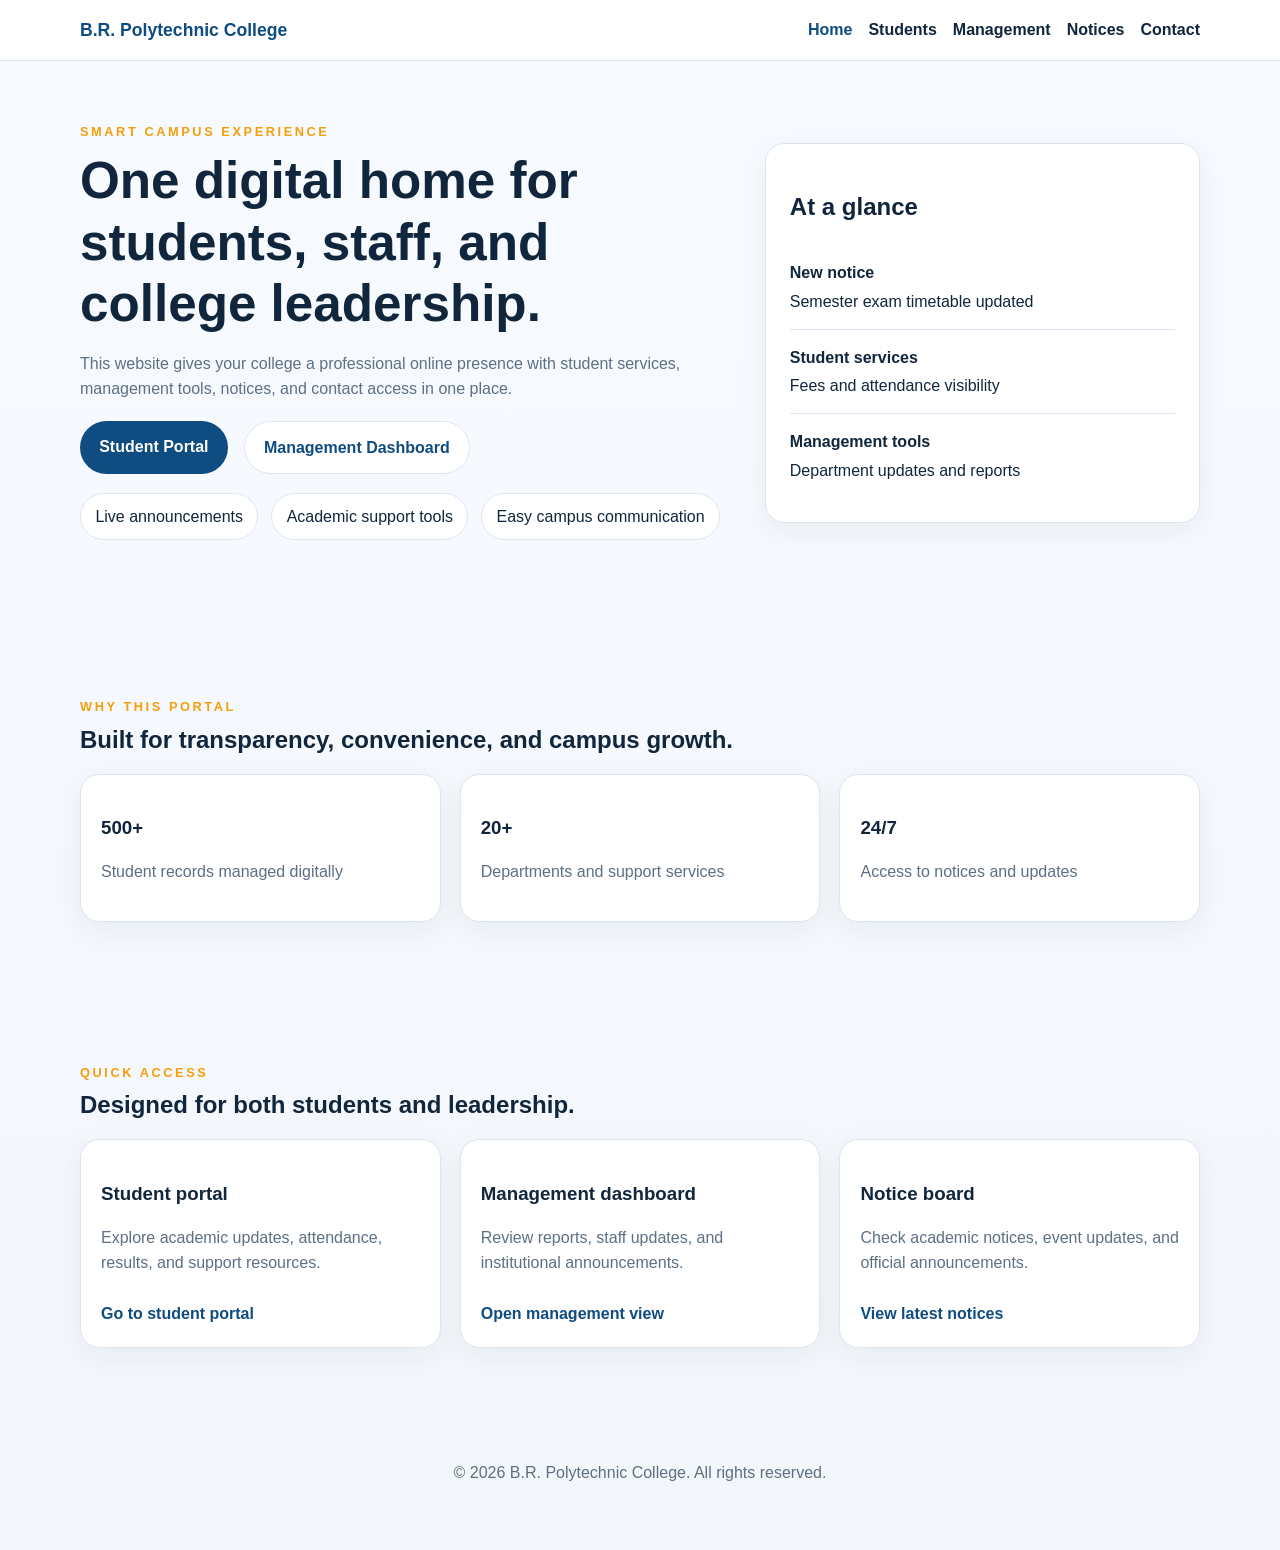
<file: index.html>
<!DOCTYPE html>
<html lang="en">
  <head>
    <meta charset="UTF-8" />
    <meta name="viewport" content="width=device-width, initial-scale=1.0" />
    <title>B.R. Polytechnic College | Student & Management Portal</title>
    <meta name="description" content="A modern college website built for students, faculty, and management." />
    <link rel="stylesheet" href="styles.css" />
  </head>
  <body>
    <header class="header">
      <nav class="navbar">
        <a class="brand" href="index.html">B.R. Polytechnic College</a>
        <button class="nav-toggle" type="button" aria-label="Toggle navigation">☰</button>
        <div class="nav-links">
          <a href="index.html" class="active">Home</a>
          <a href="students.html">Students</a>
          <a href="management.html">Management</a>
          <a href="notices.html">Notices</a>
          <a href="contact.html">Contact</a>
        </div>
      </nav>
    </header>

    <main>
      <section class="hero">
        <div class="hero-content">
          <p class="eyebrow">Smart Campus Experience</p>
          <h1>One digital home for students, staff, and college leadership.</h1>
          <p class="hero-text">
            This website gives your college a professional online presence with student services,
            management tools, notices, and contact access in one place.
          </p>
          <div class="hero-actions">
            <a class="btn primary" href="students.html">Student Portal</a>
            <a class="btn secondary" href="management.html">Management Dashboard</a>
          </div>
          <ul class="hero-highlights">
            <li>Live announcements</li>
            <li>Academic support tools</li>
            <li>Easy campus communication</li>
          </ul>
        </div>
        <div class="hero-card">
          <h2>At a glance</h2>
          <div class="card-item">
            <strong>New notice</strong>
            <span>Semester exam timetable updated</span>
          </div>
          <div class="card-item">
            <strong>Student services</strong>
            <span>Fees and attendance visibility</span>
          </div>
          <div class="card-item">
            <strong>Management tools</strong>
            <span>Department updates and reports</span>
          </div>
        </div>
      </section>

      <section class="section">
        <div class="section-heading">
          <p class="eyebrow">Why this portal</p>
          <h2>Built for transparency, convenience, and campus growth.</h2>
        </div>
        <div class="stats-grid">
          <article class="stat-card">
            <h3>500+</h3>
            <p>Student records managed digitally</p>
          </article>
          <article class="stat-card">
            <h3>20+</h3>
            <p>Departments and support services</p>
          </article>
          <article class="stat-card">
            <h3>24/7</h3>
            <p>Access to notices and updates</p>
          </article>
        </div>
      </section>

      <section class="section">
        <div class="section-heading">
          <p class="eyebrow">Quick access</p>
          <h2>Designed for both students and leadership.</h2>
        </div>
        <div class="feature-grid">
          <article class="feature-card">
            <h3>Student portal</h3>
            <p>Explore academic updates, attendance, results, and support resources.</p>
            <a class="text-link" href="students.html">Go to student portal</a>
          </article>
          <article class="feature-card">
            <h3>Management dashboard</h3>
            <p>Review reports, staff updates, and institutional announcements.</p>
            <a class="text-link" href="management.html">Open management view</a>
          </article>
          <article class="feature-card">
            <h3>Notice board</h3>
            <p>Check academic notices, event updates, and official announcements.</p>
            <a class="text-link" href="notices.html">View latest notices</a>
          </article>
        </div>
      </section>
    </main>

    <footer class="footer">
      <p>© <span id="year"></span> B.R. Polytechnic College. All rights reserved.</p>
    </footer>

    <script src="script.js"></script>
  </body>
</html>
</file>
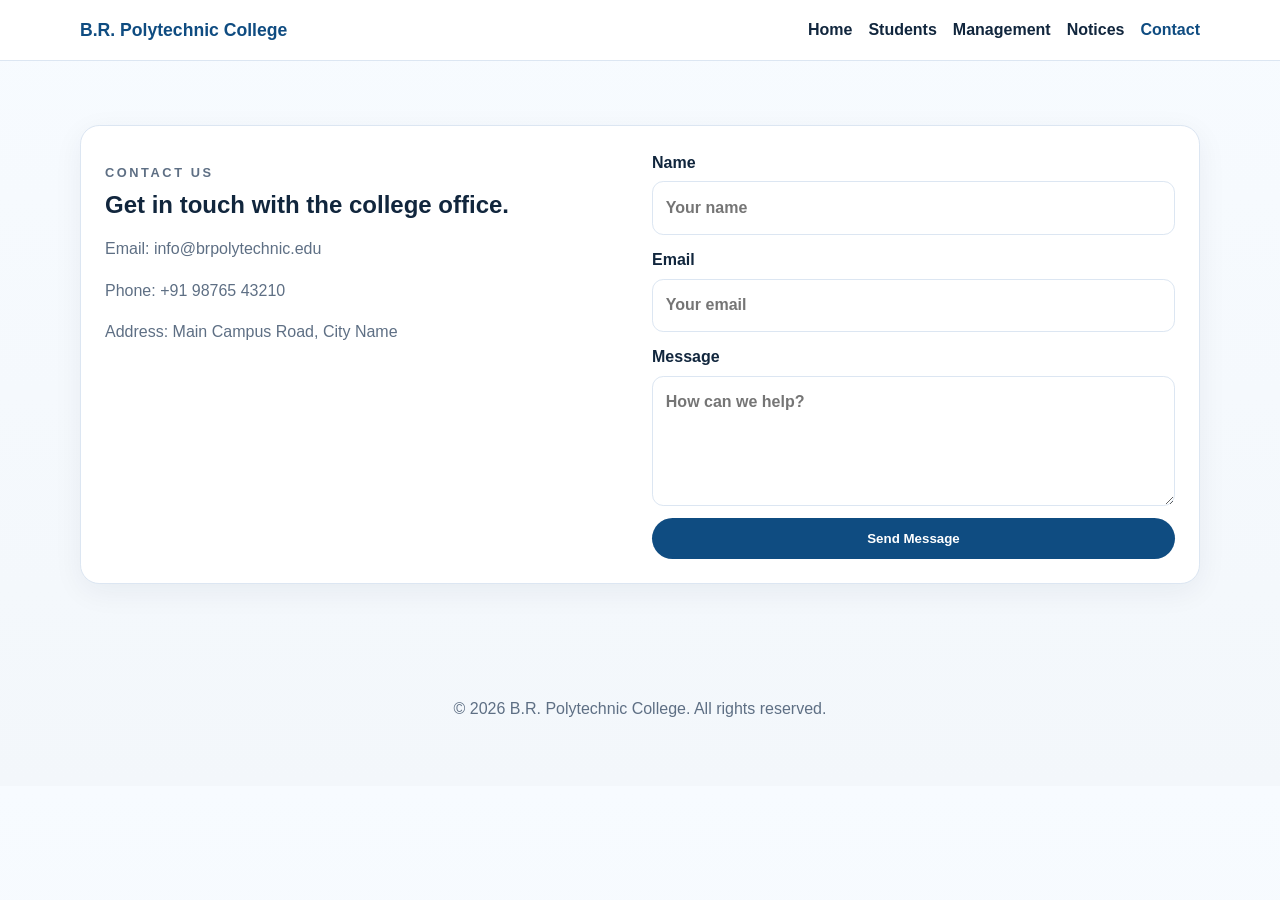
<file: contact.html>
<!DOCTYPE html>
<html lang="en">
  <head>
    <meta charset="UTF-8" />
    <meta name="viewport" content="width=device-width, initial-scale=1.0" />
    <title>Contact | B.R. Polytechnic College</title>
    <link rel="stylesheet" href="styles.css" />
  </head>
  <body>
    <header class="header">
      <nav class="navbar">
        <a class="brand" href="index.html">B.R. Polytechnic College</a>
        <button class="nav-toggle" type="button" aria-label="Toggle navigation">☰</button>
        <div class="nav-links">
          <a href="index.html">Home</a>
          <a href="students.html">Students</a>
          <a href="management.html">Management</a>
          <a href="notices.html">Notices</a>
          <a href="contact.html" class="active">Contact</a>
        </div>
      </nav>
    </header>

    <main>
      <section class="section">
        <div class="contact-card">
          <div class="contact-details">
            <p class="eyebrow">Contact us</p>
            <h2>Get in touch with the college office.</h2>
            <p>Email: info@brpolytechnic.edu</p>
            <p>Phone: +91 98765 43210</p>
            <p>Address: Main Campus Road, City Name</p>
          </div>
          <form class="contact-form">
            <label>
              Name
              <input type="text" name="name" placeholder="Your name" required />
            </label>
            <label>
              Email
              <input type="email" name="email" placeholder="Your email" required />
            </label>
            <label>
              Message
              <textarea name="message" rows="4" placeholder="How can we help?"></textarea>
            </label>
            <button type="submit">Send Message</button>
          </form>
        </div>
      </section>
    </main>

    <footer class="footer">
      <p>© <span id="year"></span> B.R. Polytechnic College. All rights reserved.</p>
    </footer>

    <script src="script.js"></script>
  </body>
</html>
</file>
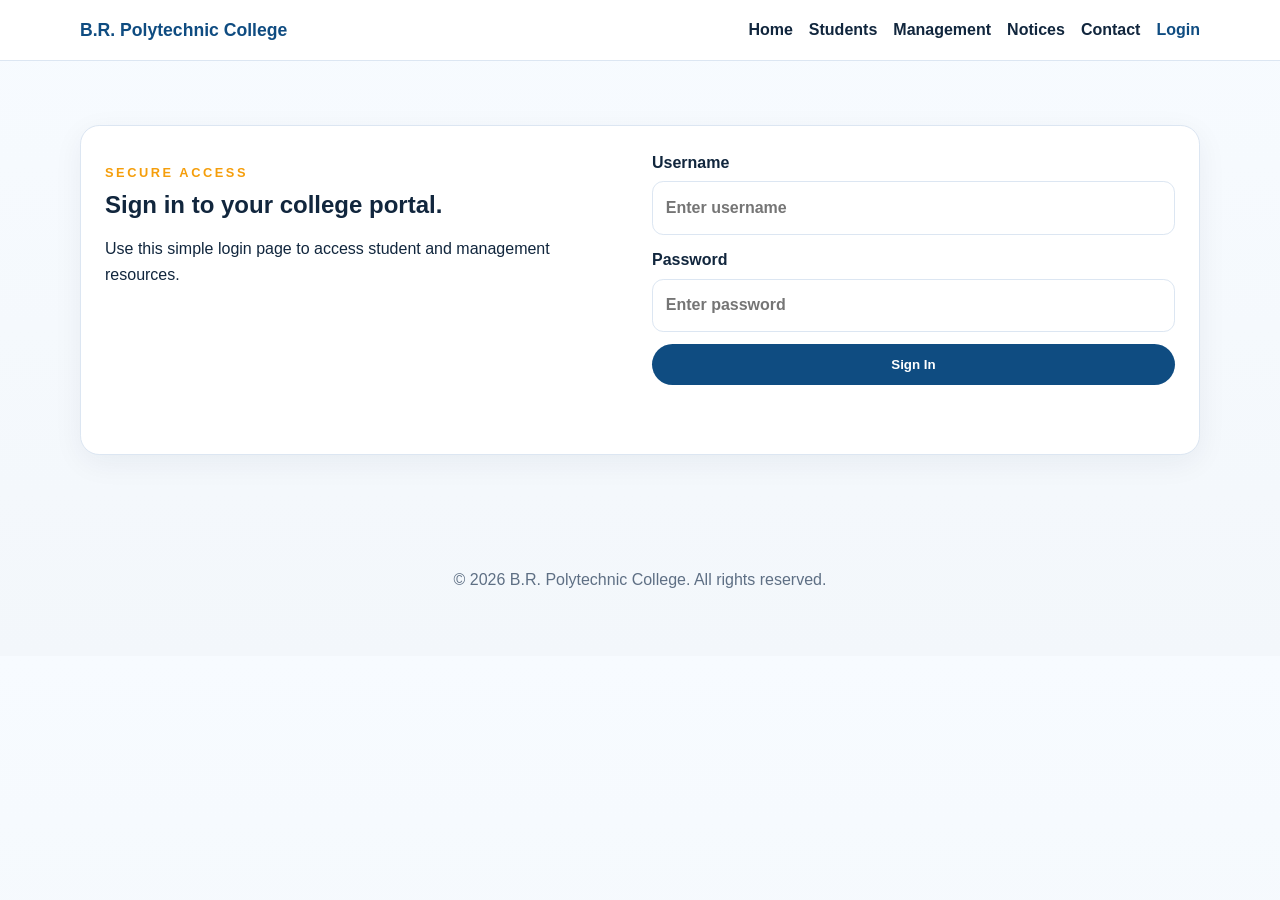
<file: login.html>
<!DOCTYPE html>
<html lang="en">
  <head>
    <meta charset="UTF-8" />
    <meta name="viewport" content="width=device-width, initial-scale=1.0" />
    <title>Login | B.R. Polytechnic College</title>
    <link rel="stylesheet" href="styles.css" />
  </head>
  <body>
    <header class="header">
      <nav class="navbar">
        <a class="brand" href="index.html">B.R. Polytechnic College</a>
        <button class="nav-toggle" type="button" aria-label="Toggle navigation">☰</button>
        <div class="nav-links">
          <a href="index.html">Home</a>
          <a href="students.html">Students</a>
          <a href="management.html">Management</a>
          <a href="notices.html">Notices</a>
          <a href="contact.html">Contact</a>
          <a href="login.html" class="active">Login</a>
        </div>
      </nav>
    </header>

    <main>
      <section class="section">
        <div class="contact-card">
          <div>
            <p class="eyebrow">Secure access</p>
            <h2>Sign in to your college portal.</h2>
            <p>Use this simple login page to access student and management resources.</p>
          </div>
          <form id="loginForm" class="contact-form">
            <label>
              Username
              <input type="text" id="loginUser" placeholder="Enter username" required />
            </label>
            <label>
              Password
              <input type="password" id="loginPass" placeholder="Enter password" required />
            </label>
            <button type="submit">Sign In</button>
            <p id="loginMessage" class="hero-text"></p>
          </form>
        </div>
      </section>
    </main>

    <footer class="footer">
      <p>© <span id="year"></span> B.R. Polytechnic College. All rights reserved.</p>
    </footer>

    <script src="script.js"></script>
  </body>
</html>
</file>
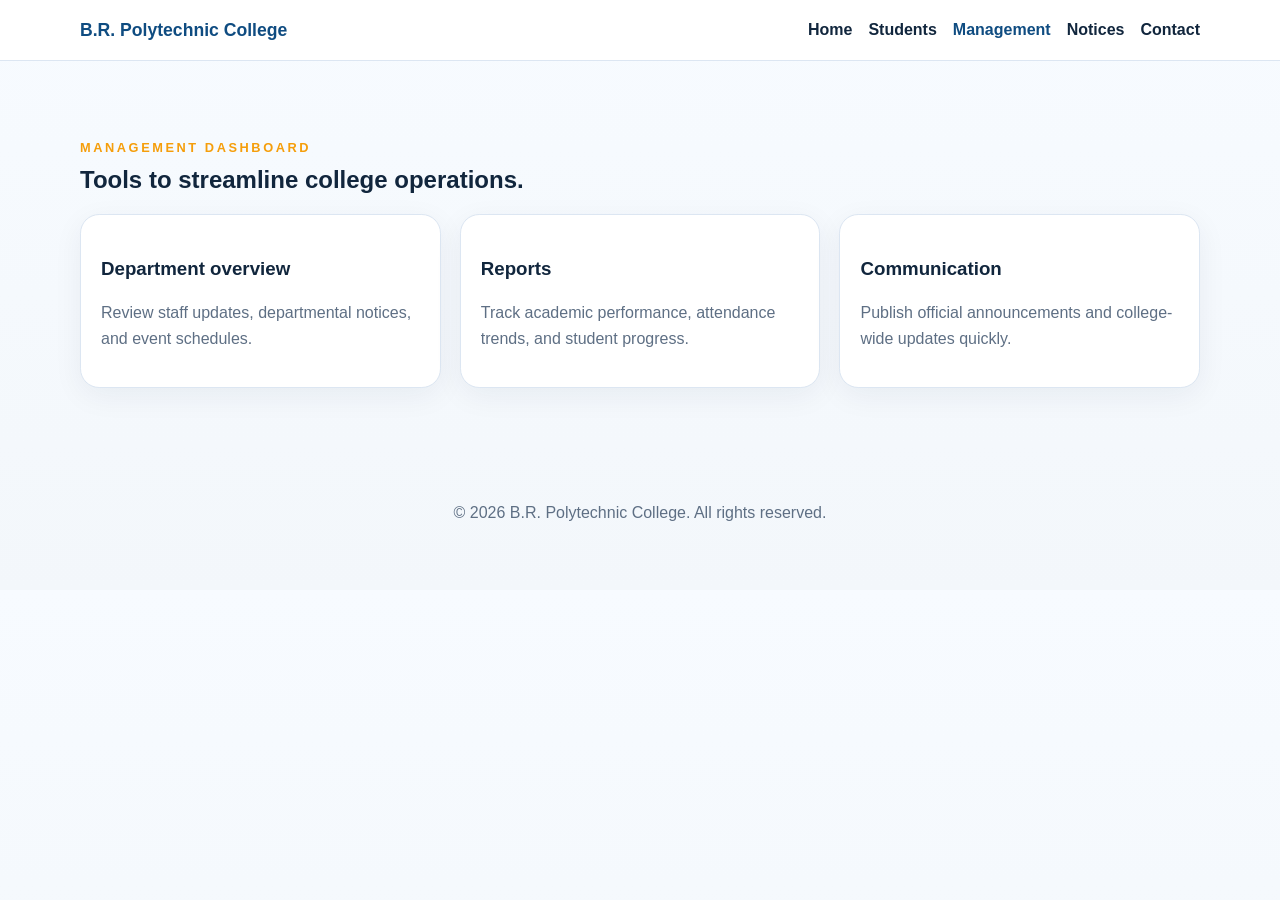
<file: management.html>
<!DOCTYPE html>
<html lang="en">
  <head>
    <meta charset="UTF-8" />
    <meta name="viewport" content="width=device-width, initial-scale=1.0" />
    <title>Management | B.R. Polytechnic College</title>
    <link rel="stylesheet" href="styles.css" />
  </head>
  <body>
    <header class="header">
      <nav class="navbar">
        <a class="brand" href="index.html">B.R. Polytechnic College</a>
        <button class="nav-toggle" type="button" aria-label="Toggle navigation">☰</button>
        <div class="nav-links">
          <a href="index.html">Home</a>
          <a href="students.html">Students</a>
          <a href="management.html" class="active">Management</a>
          <a href="notices.html">Notices</a>
          <a href="contact.html">Contact</a>
        </div>
      </nav>
    </header>

    <main>
      <section class="section">
        <p class="eyebrow">Management dashboard</p>
        <h2>Tools to streamline college operations.</h2>
        <div class="info-grid">
          <article class="info-card">
            <h3>Department overview</h3>
            <p>Review staff updates, departmental notices, and event schedules.</p>
          </article>
          <article class="info-card">
            <h3>Reports</h3>
            <p>Track academic performance, attendance trends, and student progress.</p>
          </article>
          <article class="info-card">
            <h3>Communication</h3>
            <p>Publish official announcements and college-wide updates quickly.</p>
          </article>
        </div>
      </section>
    </main>

    <footer class="footer">
      <p>© <span id="year"></span> B.R. Polytechnic College. All rights reserved.</p>
    </footer>

    <script src="script.js"></script>
  </body>
</html>
</file>
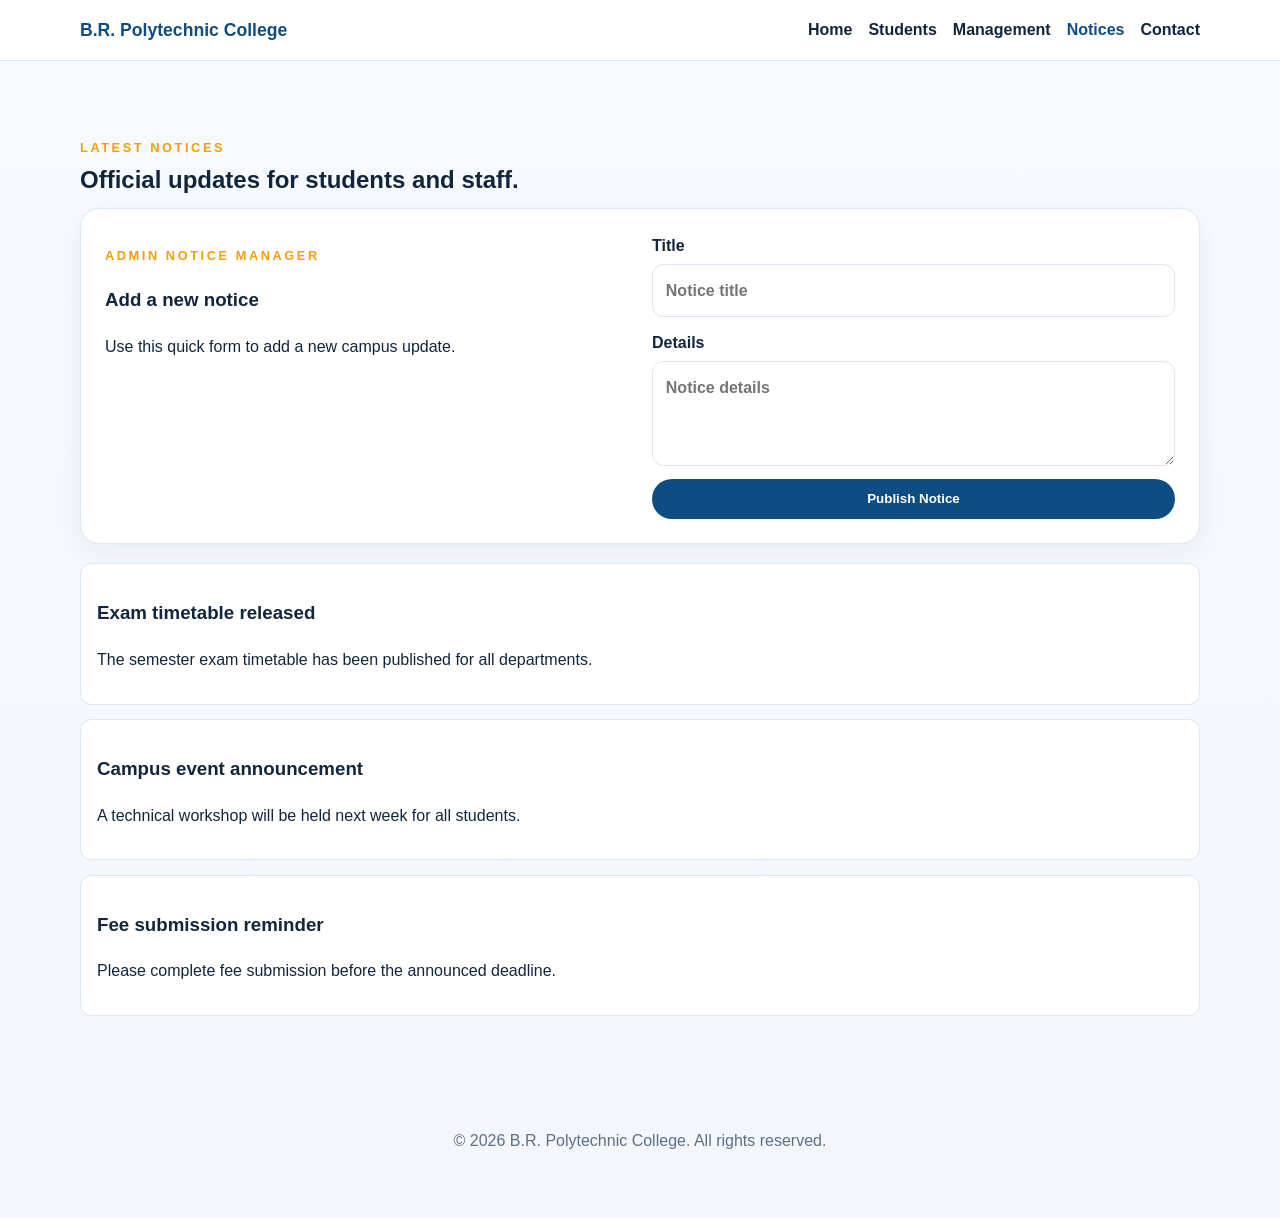
<file: notices.html>
<!DOCTYPE html>
<html lang="en">
  <head>
    <meta charset="UTF-8" />
    <meta name="viewport" content="width=device-width, initial-scale=1.0" />
    <title>Notices | B.R. Polytechnic College</title>
    <link rel="stylesheet" href="styles.css" />
  </head>
  <body>
    <header class="header">
      <nav class="navbar">
        <a class="brand" href="index.html">B.R. Polytechnic College</a>
        <button class="nav-toggle" type="button" aria-label="Toggle navigation">☰</button>
        <div class="nav-links">
          <a href="index.html">Home</a>
          <a href="students.html">Students</a>
          <a href="management.html">Management</a>
          <a href="notices.html" class="active">Notices</a>
          <a href="contact.html">Contact</a>
        </div>
      </nav>
    </header>

    <main>
      <section class="section">
        <p class="eyebrow">Latest notices</p>
        <h2>Official updates for students and staff.</h2>

        <div class="contact-card" style="margin-bottom: 1.2rem;">
          <div>
            <p class="eyebrow">Admin notice manager</p>
            <h3>Add a new notice</h3>
            <p>Use this quick form to add a new campus update.</p>
          </div>
          <form id="noticeForm" class="contact-form">
            <label>
              Title
              <input id="noticeTitle" type="text" placeholder="Notice title" required />
            </label>
            <label>
              Details
              <textarea id="noticeDetail" rows="3" placeholder="Notice details" required></textarea>
            </label>
            <button type="submit">Publish Notice</button>
          </form>
        </div>

        <div id="noticeList" class="notice-list">
          <div class="notice-item">
            <h3>Exam timetable released</h3>
            <p>The semester exam timetable has been published for all departments.</p>
          </div>
          <div class="notice-item">
            <h3>Campus event announcement</h3>
            <p>A technical workshop will be held next week for all students.</p>
          </div>
          <div class="notice-item">
            <h3>Fee submission reminder</h3>
            <p>Please complete fee submission before the announced deadline.</p>
          </div>
        </div>
      </section>
    </main>

    <footer class="footer">
      <p>© <span id="year"></span> B.R. Polytechnic College. All rights reserved.</p>
    </footer>

    <script src="script.js"></script>
  </body>
</html>
</file>
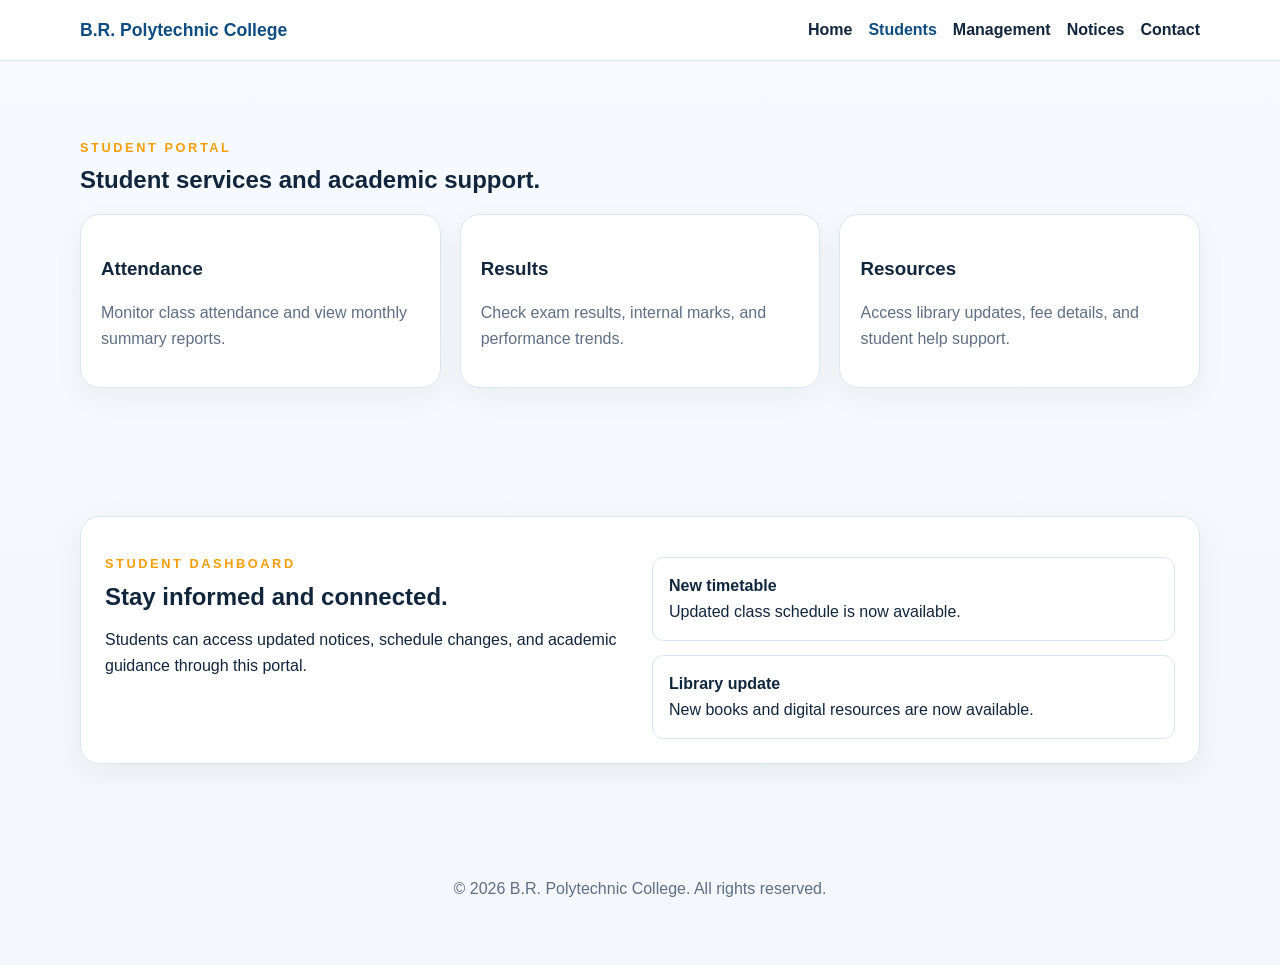
<file: students.html>
<!DOCTYPE html>
<html lang="en">
  <head>
    <meta charset="UTF-8" />
    <meta name="viewport" content="width=device-width, initial-scale=1.0" />
    <title>Students | B.R. Polytechnic College</title>
    <link rel="stylesheet" href="styles.css" />
  </head>
  <body>
    <header class="header">
      <nav class="navbar">
        <a class="brand" href="index.html">B.R. Polytechnic College</a>
        <button class="nav-toggle" type="button" aria-label="Toggle navigation">☰</button>
        <div class="nav-links">
          <a href="index.html">Home</a>
          <a href="students.html" class="active">Students</a>
          <a href="management.html">Management</a>
          <a href="notices.html">Notices</a>
          <a href="contact.html">Contact</a>
        </div>
      </nav>
    </header>

    <main>
      <section class="section">
        <p class="eyebrow">Student portal</p>
        <h2>Student services and academic support.</h2>
        <div class="info-grid">
          <article class="info-card">
            <h3>Attendance</h3>
            <p>Monitor class attendance and view monthly summary reports.</p>
          </article>
          <article class="info-card">
            <h3>Results</h3>
            <p>Check exam results, internal marks, and performance trends.</p>
          </article>
          <article class="info-card">
            <h3>Resources</h3>
            <p>Access library updates, fee details, and student help support.</p>
          </article>
        </div>
      </section>

      <section class="section">
        <div class="contact-card">
          <div>
            <p class="eyebrow">Student dashboard</p>
            <h2>Stay informed and connected.</h2>
            <p>Students can access updated notices, schedule changes, and academic guidance through this portal.</p>
          </div>
          <div class="notice-list">
            <div class="notice-item"><strong>New timetable</strong><br />Updated class schedule is now available.</div>
            <div class="notice-item"><strong>Library update</strong><br />New books and digital resources are now available.</div>
          </div>
        </div>
      </section>
    </main>

    <footer class="footer">
      <p>© <span id="year"></span> B.R. Polytechnic College. All rights reserved.</p>
    </footer>

    <script src="script.js"></script>
  </body>
</html>
</file>
<file: styles.css>
:root {
  --bg: #f3f7fb;
  --surface: #ffffff;
  --primary: #0f4c81;
  --primary-dark: #093255;
  --accent: #f59e0b;
  --text: #11263d;
  --muted: #5e6f84;
  --border: #dce6f2;
}

* { box-sizing: border-box; }
html { scroll-behavior: smooth; }
body {
  margin: 0;
  font-family: Arial, Helvetica, sans-serif;
  background: linear-gradient(180deg, #f7fbff 0%, var(--bg) 100%);
  color: var(--text);
  line-height: 1.6;
}

a { color: inherit; }
img { max-width: 100%; display: block; }

.header {
  position: sticky;
  top: 0;
  z-index: 10;
  background: rgba(255,255,255,0.95);
  backdrop-filter: blur(8px);
  border-bottom: 1px solid var(--border);
}
.navbar {
  max-width: 1160px;
  margin: 0 auto;
  padding: 1rem 1.25rem;
  display: flex;
  justify-content: space-between;
  align-items: center;
}
.brand { text-decoration: none; color: var(--primary); font-weight: 800; font-size: 1.1rem; }
.nav-links { display: flex; gap: 1rem; align-items: center; }
.nav-links a { text-decoration: none; color: var(--text); font-weight: 600; }
.nav-links a.active, .nav-links a:hover { color: var(--primary); }
.nav-toggle { display: none; border: none; background: none; font-size: 1.4rem; cursor: pointer; }

.hero, .section {
  max-width: 1160px;
  margin: 0 auto;
  padding: 4rem 1.25rem;
}
.hero {
  display: grid;
  grid-template-columns: 1.2fr 0.8fr;
  gap: 2rem;
  align-items: center;
  padding-top: 3rem;
}
.eyebrow {
  text-transform: uppercase;
  letter-spacing: 0.2em;
  color: var(--accent);
  font-weight: 700;
  font-size: 0.8rem;
  margin-bottom: 0.5rem;
}
.hero h1, .section h2 { margin: 0 0 0.8rem; line-height: 1.2; }
.hero h1 { font-size: clamp(2rem, 4vw, 3.3rem); }
.hero-text, .feature-card p, .stat-card p, .info-card p, .contact-details p, .notice-card p {
  color: var(--muted);
}
.hero-actions { display: flex; gap: 1rem; flex-wrap: wrap; margin: 1.2rem 0; }
.btn {
  display: inline-block;
  text-decoration: none;
  padding: 0.8rem 1.2rem;
  border-radius: 999px;
  font-weight: 700;
}
.btn.primary { background: var(--primary); color: white; }
.btn.secondary { background: white; color: var(--primary); border: 1px solid var(--border); }
.hero-highlights { list-style: none; padding: 0; display: flex; flex-wrap: wrap; gap: 0.8rem; }
.hero-highlights li {
  background: white;
  padding: 0.6rem 0.9rem;
  border-radius: 999px;
  border: 1px solid var(--border);
}

.hero-card, .feature-card, .stat-card, .info-card, .notice-card, .contact-card {
  background: var(--surface);
  border: 1px solid var(--border);
  border-radius: 1.2rem;
  box-shadow: 0 8px 30px rgba(17, 38, 61, 0.06);
}
.hero-card { padding: 1.5rem; }
.card-item { padding: 0.9rem 0; border-bottom: 1px solid var(--border); }
.card-item:last-child { border-bottom: none; }
.card-item strong, .feature-card h3, .stat-card h3, .info-card h3, .notice-card h3 { display: block; margin-bottom: 0.2rem; }
.stats-grid, .feature-grid, .info-grid { display: grid; grid-template-columns: repeat(3, minmax(0, 1fr)); gap: 1.2rem; margin-top: 1.2rem; }
.stat-card, .feature-card, .info-card, .notice-card { padding: 1.25rem; }
.text-link { display: inline-block; margin-top: 0.6rem; color: var(--primary); font-weight: 700; text-decoration: none; }

.contact-card { padding: 1.5rem; display: grid; grid-template-columns: 1fr 1fr; gap: 1.5rem; }
.contact-form { display: grid; gap: 0.8rem; }
.contact-form label { display: grid; gap: 0.35rem; font-weight: 600; }
.contact-form input, .contact-form textarea {
  padding: 0.8rem;
  border: 1px solid var(--border);
  border-radius: 0.7rem;
  font: inherit;
}
.contact-form button {
  padding: 0.8rem 1rem;
  border: none;
  border-radius: 999px;
  background: var(--primary);
  color: white;
  font-weight: 700;
  cursor: pointer;
}
.notice-list { display: grid; gap: 0.9rem; margin-top: 1rem; }
.notice-item { padding: 0.95rem 1rem; border-left: 4px solid var(--primary); background: white; border-radius: 0.7rem; border: 1px solid var(--border); }
.footer { text-align: center; padding: 2rem 1rem 3rem; color: var(--muted); }

@media (max-width: 850px) {
  .hero, .contact-card { grid-template-columns: 1fr; }
  .stats-grid, .feature-grid, .info-grid { grid-template-columns: 1fr; }
}
@media (max-width: 680px) {
  .nav-toggle { display: block; }
  .nav-links {
    display: none;
    position: absolute;
    top: 100%;
    left: 0;
    right: 0;
    background: white;
    flex-direction: column;
    padding: 1rem 1.25rem;
    border-bottom: 1px solid var(--border);
  }
  .nav-links.open { display: flex; }
  .hero { padding-top: 2rem; }
}
</file>
